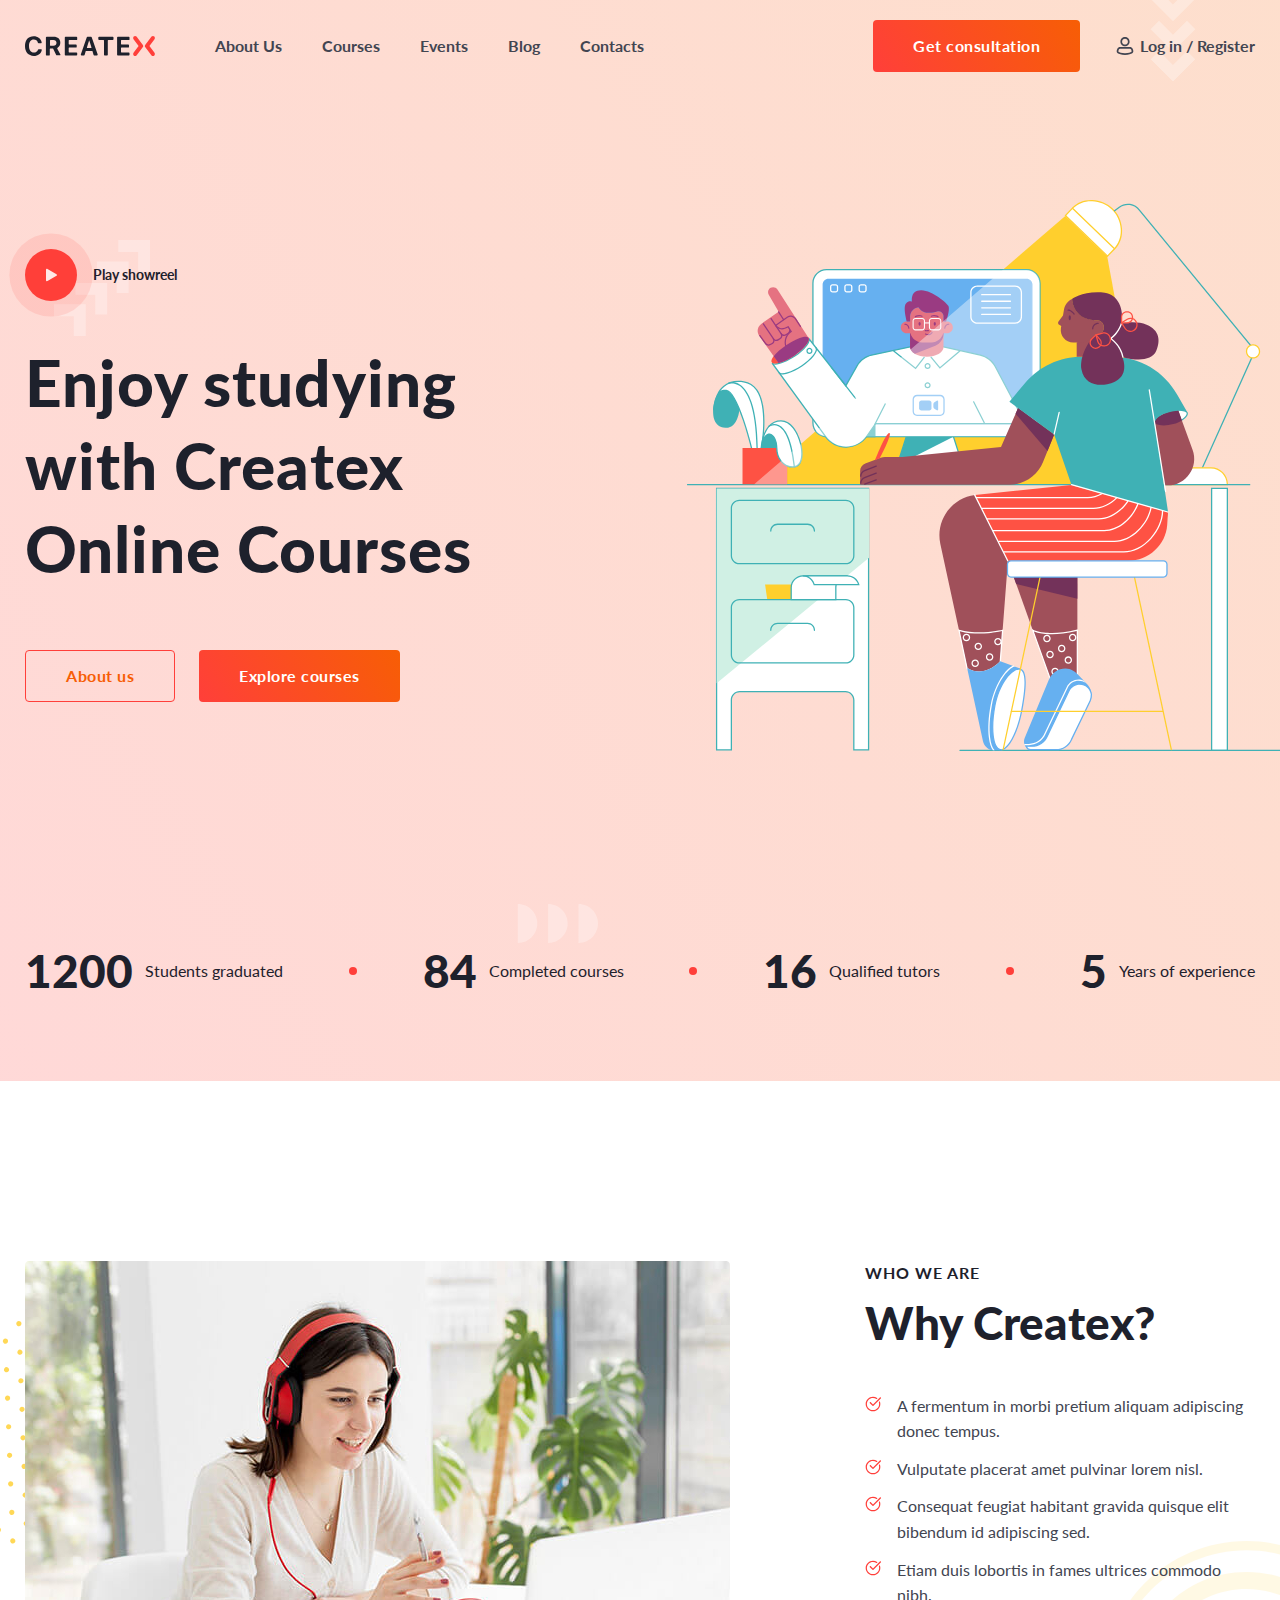
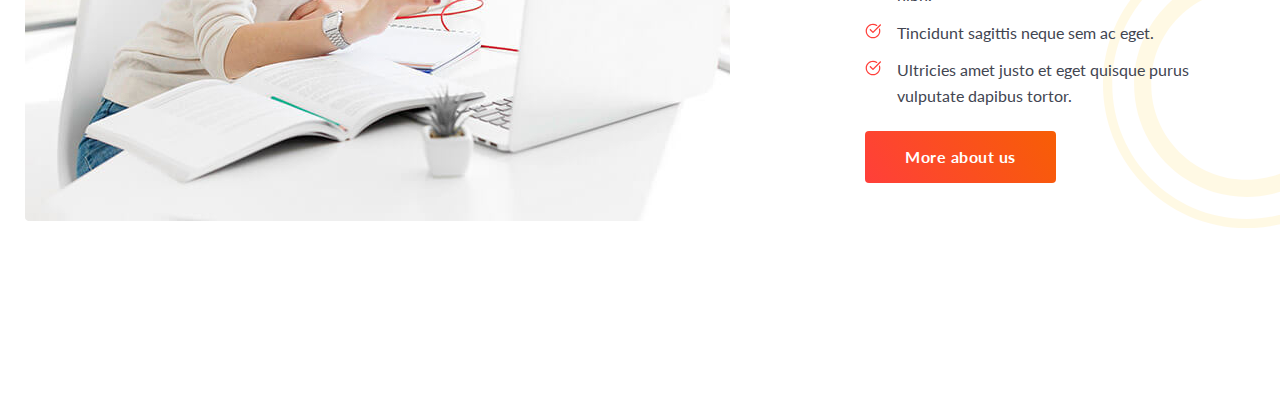
<file: index.html>
<!DOCTYPE html>
<html lang="en">

<head>
	<meta charset="UTF-8">
	<meta http-equiv="X-UA-Compatible" content="IE=edge">
	<meta name="viewport" content="width=device-width, initial-scale=1.0">
	<link rel="stylesheet" href="css/reset.css">
	<link rel="stylesheet" href="css/common.css">
	<link rel="stylesheet" href="css/style.css">

	<title>Lesson 15</title>
</head>

<body>
	<div class="wrapper">
		<header class="header">
			<div class="header__container">

				<a class="header__logo" href="">
					<img src="img/logo.svg" alt="logo">
				</a>
				<nav class="header__menu menu">
					<ul class="menu__list">
						<li class="menu__item">
							<a href="" class="menu__link">About Us</a>
						</li>
						<li class="menu__item">
							<a href="" class="menu__link">Courses</a>
						</li>
						<li class="menu__item">
							<a href="" class="menu__link">Events</a>
						</li>
						<li class="menu__item">
							<a href="" class="menu__link">Blog</a>
						</li>
						<li class="menu__item">
							<a href="" class="menu__link">Contacts</a>
						</li>

					</ul>
				</nav>

				<div class="header__actions actions-header">
					<a class="actions-header__button button" href=""> <span>Get consultation</span></a>
					<a class="actions-header__auth" href=""><span>Log in / Register</span> </a>
				</div>


			</div>
		</header>

		<main class="page">
			<section class="page__main main-block">
				<div class="main-block__container">
					<div class="main-block__body body-main">
						<div class="body-main__content">
							<a href="" class="body-main__play">Play showreel</a>
							<h1 class="body-main__title">Enjoy studying with Createx Online Courses</h1>
							<div class="body-main__actions">
								<a href="" class="body-main__button button button--border"><span>About us</span></a>
								<a href="" class="body-main__button button"><span>Explore courses</span></a>
							</div>
						</div>
						<div class="body-main__media">
							<img class="body-main__image" src="img/main/illustration.svg" alt="illustration">
						</div>
					</div>
					<div class="main-block__advantages advantages-main">
						<div class="advantages-main__item item-advantages">
							<div class="item-advantages__value">1200</div>
							<div class="item-advantages__text">Students graduated</div>
						</div>
						<div class="advantages-main__circle"></div>
						<div class="advantages-main__item item-advantages">
							<div class="item-advantages__value">84</div>
							<div class="item-advantages__text">Completed courses</div>
						</div>
						<div class="advantages-main__circle"></div>
						<div class="advantages-main__item item-advantages">
							<div class="item-advantages__value">16</div>
							<div class="item-advantages__text">Qualified tutors</div>
						</div>
						<div class="advantages-main__circle"></div>
						<div class="advantages-main__item item-advantages">
							<div class="item-advantages__value">5</div>
							<div class="item-advantages__text">Years of experience</div>
						</div>
					</div>
				</div>
				<div class="main-block__decor decor-main">
					<div class="decor-main__item decor-main__item--1"></div>
					<div class="decor-main__item decor-main__item--2"></div>
					<div class="decor-main__item decor-main__item--3"></div>
					<div class="decor-main__item decor-main__item--4"></div>
					<div class="decor-main__item decor-main__item--5"></div>
					<div class="decor-main__item decor-main__item--6"></div>
				</div>
			</section>

			<section class="page__article article-block">
				<div class="article-block__container">
					<div class="article-block__body body-article">
						<div class="body-article__media">
							<img class="body-article__image" src="img/main/why.jpg" alt="image">
						</div>
						<div class="body-article__content">
							<p class="body-article__subtitle">Who we are</p>
							<h2 class="body-article__title">Why Createx?</h2>
							<ul class="body-article__list list">
								<li class="list__item">A fermentum in morbi pretium aliquam adipiscing donec tempus.</li>
								<li class="list__item">Vulputate placerat amet pulvinar lorem nisl.</li>
								<li class="list__item">Consequat feugiat habitant gravida quisque elit bibendum id adipiscing sed.</li>
								<li class="list__item">Etiam duis lobortis in fames ultrices commodo nibh.</li>
								<li class="list__item">Tincidunt sagittis neque sem ac eget.</li>
								<li class="list__item">Ultricies amet justo et eget quisque purus vulputate dapibus tortor.</li>
							</ul>
							<div class="body-article__button button">
								<span>More about us</span>
							</div>

					</div>
					</div>
				</div>
				<div class="article-block__decor decor-article">
					<div class="decor-article__item decor-article__item--1"></div>
					<div class="decor-article__item decor-article__item--2"></div>
				</div>

			</section>


		</main>






		<footer class="footer"></footer>
	</div>






</body>

</html>
</file>
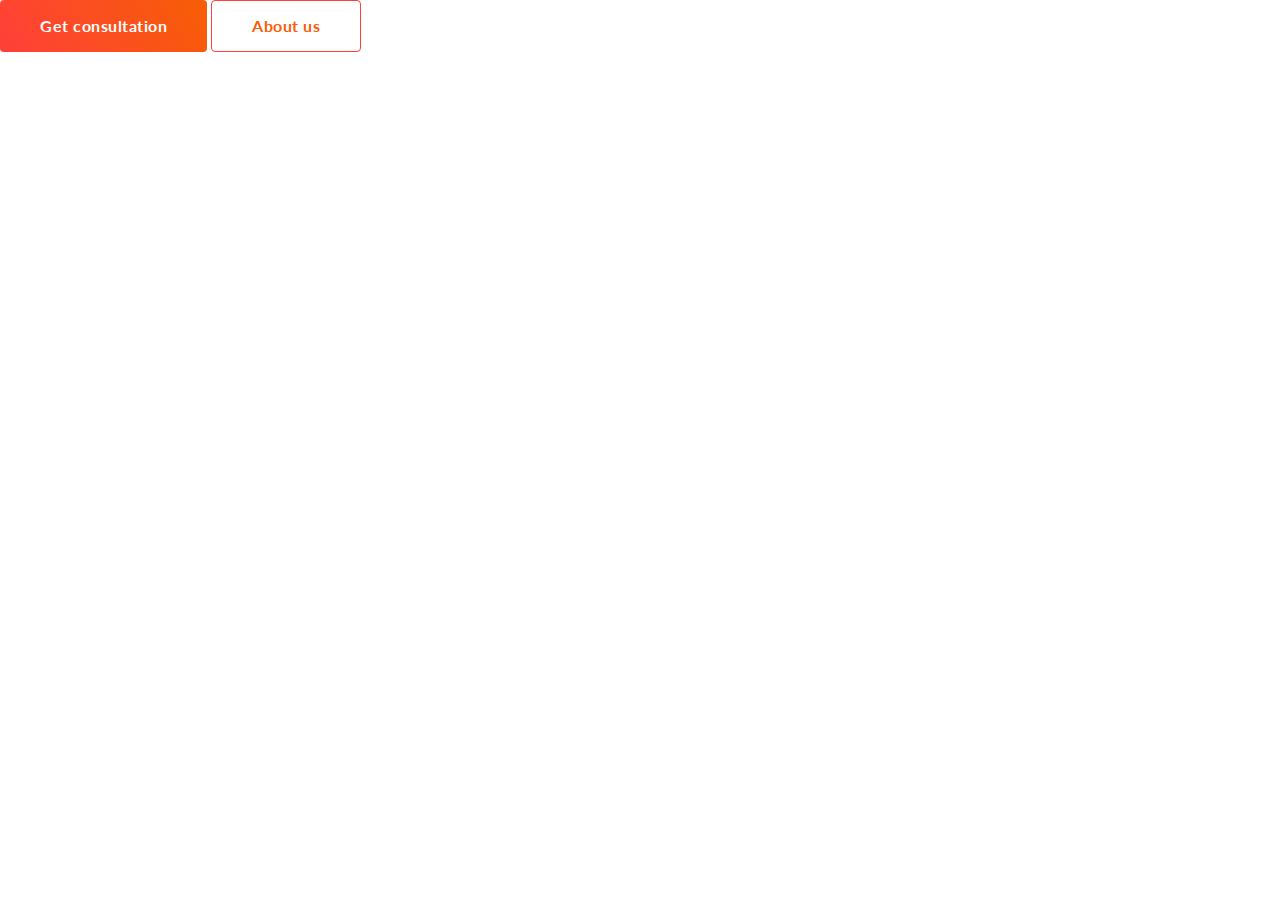
<file: _common.html>
<!DOCTYPE html>
<html lang="en">
<head>
	<meta charset="UTF-8">
	<meta http-equiv="X-UA-Compatible" content="IE=edge">
	<meta name="viewport" content="width=device-width, initial-scale=1.0">
	<link rel="stylesheet" href="css/reset.css">
	<link rel="stylesheet" href="css/common.css">
	<link rel="stylesheet" href="css/style.css">

	<title>Загальні об'єкти</title>
</head>

<body>
	<div class="wrapper">
		<header class="header"></header>

		<main class="page">
			<a class="button" href=""> <span>Get consultation</span></a>
			<a class="button button--border" href=""> <span>About us</span></a>
		
		</main>


		<footer class="footer"></footer>
	</div>


</body>

</html>
</file>
<file: css/common.css>
.button {
	background: linear-gradient(55.95deg, #FF3F3A 0%, #F75E05 100%);
	border-radius: 4px;
	font-weight: 700;
	letter-spacing: 0.5px;
	line-height: 1.25;
	padding: 16px 40px;
	display: inline-block;
	color: #fff;
	position: relative;
	
}

.button span {
	position: relative;
	z-index: 2;
}
.button::before{
	content: "";
	position: absolute;
	width: 100%;
	height: 100%;
	top: 0;
	left: 0;
	transition: opacity 0.3s ease 0s;
	opacity: 0;
	border-radius: 4px;
	background: linear-gradient(55.95deg, #ca3530 0%, #c94d05 100%);
	}
.button:hover::before {
	opacity: 1;
}
.button--border{
	background: transparent;
	border: 1px solid #FF3F3A ;
	padding: 15px 40px;
	color: #F75E05;
}
.button--border:hover{	
	color: #fff;
	border: 1px solid #FF3F3A;
	background-color: #FF3F3A;
}
</file>
<file: css/style.css>
@import url("https://fonts.googleapis.com/css?family=Lato:regular,700,900&display=swap");

body {
	font-family: "Lato";
	color: #424551;

}

/*=================================*/
.wrapper {
	overflow: hidden;
	position: relative;
	min-height: 100%;
	display: flex;
	flex-direction: column;
}

.wrapper>main {
	flex-grow: 1;
}

/*=================================*/
[class*="__container"] {
	max-width: 1260px;
	margin: 0 auto;
	padding-left: 15px;
	padding-right: 15px;
}

/*=================================*/
.header {
	position: absolute;
	top: 0;
	left: 0;
	width: 100%;
	padding: 20px 0px;
	z-index: 50;

}

.header__container {
	display: flex;
	align-items: center;
	gap: 60px;

}

.header__logo {}


.header__menu {
	flex-grow: 1;
}

.header__actions {}

.menu {}

.menu__list {
	display: flex;
	flex-wrap: wrap;
	column-gap: 40px;
	row-gap: 10px;
}

.menu__item {}

.menu__link {
	font-weight: 700;
}

.menu__link:hover {
	text-shadow: 1px 1px 8px #FF3F3A;
	text-decoration: underline;

}

.actions-header {
	display: flex;
	align-items: center;
	gap: 36px;
	flex-shrink: 0;
	flex-wrap: wrap;
}

.actions-header__button {}

.actions-header__auth {
	background: url('/img/icons/user.svg') left no-repeat;
	font-weight: 700;
	padding-left: 24px;
	line-height: 1.25;
}

.actions-header__auth:hover span {
	text-shadow: 1px 1px 8px #FF3F3A;
	text-decoration: underline;
}

/*=================================*/

.page {}

.page__main {}

.main-block {
	padding: 200px 0px 80px 0px;
	background: linear-gradient(55.95deg, rgba(255, 64, 58, 0.2) 0%, rgba(247, 94, 5, 0.2) 100%);

}

.main-block__container {
	position: relative;
	z-index: 2;
}

.main-block__body {
	margin-bottom: 190px;
}

.main-block__advantages {}

.main-block__decor {}

.body-main {
	display: flex;
}

.body-main__content {
	flex: 0 1 50%;
	padding-right: 40px;
	align-self: center;


}

.body-main__play {
	font-size: 14px;
	font-weight: 700;
	display: inline-flex;
	align-items: center;
	gap: 16px;
	position: relative;
	color: #1E212C;

}

.body-main__play:not(:last-child) {
	margin-bottom: 40px;

}

@keyframes play-circle {
	0% {

		transform: scale(1.6);
	}

	50% {
		opacity: 0.07;
	}

	100% {

		transform: scale(1.8);
	}
}

.body-main__play::before {
	content: "";
	width: 52px;
	height: 52px;
	flex: 0 0 52px;
	border-radius: 50%;
	background: #FF3F3A url('../img/icons/play.svg') center no-repeat;
	transition: background-color 0.3s ease 0s;
}

.body-main__play:hover::before {
	background-color: #da3631;
}

.body-main__play::after {
	content: "";
	width: 52px;
	height: 52px;
	position: absolute;
	left: 0;
	top: 0;
	border-radius: 50%;
	background: #FF3F3A;
	opacity: 0.12;
	transform: scale(1.6);
	animation: play-circle 0.5s infinite ease alternate;

}

.body-main__play:hover::after {
	animation-play-state: paused;

}


.body-main__title {
	line-height: 130%;
	font-size: 64px;
	font-weight: 900;
	letter-spacing: 1px;
	color: #1E212C;
}

.body-main__title:not(:last-child) {
	margin-bottom: 60px;
}

.body-main__actions {
	display: flex;
	align-items: center;
	gap: 24px;
}

.body-main__button {}

.body-main__media {
	flex: 0 1 50%;
}

.body-main__image {
	max-width: 107.8%;
	transform: translate(7.8%, 0px);
}


.advantages-main {
	display: flex;
	justify-content: space-between;
	gap: 20px;
	align-items: center;

}

.advantages-main__item {}

.item-advantages {
	display: flex;
	align-items: center;
	gap: 12px;
	color: #1E212C;
}

.item-advantages__value {
	font-weight: 900;
	font-size: 46px;
	line-height: 130%;
}

.item-advantages__text {
	font-weight: 400;
	font-size: 16px;
	line-height: 1.5;
}

.advantages-main__circle {
	flex: 0 0 8px;
	height: 8px;
	border-radius: 50%;
	background: #FF3F3A;
}

/*=================================*/
.decor-main {
	position: absolute;
	top: 0;
	left: 0;
	width: 100%;
	height: 100%;

}

.decor-main__item {
	position: absolute;
}

.decor-main__item--1 {
	background: url('../img/main/decor/decor_1.svg') 0 0 no-repeat;
	width: 96px;
	height: 96px;
	top: 12%;
	left: 4.2%;

}

.decor-main__item--2 {
	background: url('../img/main/decor/decor_2.svg') 0 0 no-repeat;
	width: 284px;
	height: 284px;
	bottom: -9.2%;
	left: -5.5%;

}

.decor-main__item--3 {
	background: url('../img/main/decor/decor_3.svg') 0 0 no-repeat;
	width: 88px;
	height: 47px;
	top: 45%;
	left: 40%;
}

.decor-main__item--4 {
	background: url('../img/main/decor/decor_4.svg') 0 0 no-repeat;
	width: 61px;
	height: 61px;
	bottom: 24%;
	left: 38%;
}

.decor-main__item--5 {
	background: url('../img/main/decor/decor_1.svg') 0 0 no-repeat;
	width: 96px;
	height: 96px;
	top: -1.7%;
	right: 4.6%;
	transform: rotate(135deg);

}

.decor-main__item--6 {
	background: url('../img/main/decor/decor_5.svg') 0 0 no-repeat;
	width: 187px;
	height: 137px;
	bottom: 18%;
	right: -1.5%;
	opacity: 0.8;
}

/*=================================*/
/*=================================*/
/*=================================*/


.article-block {
	position: relative;
	padding: 180px 0;
}

.article-block__container {
	display: flex;
}

.body-article {
	display: flex;
	gap: 135px;
	z-index: 2;
}

.body-article__media {
	border-radius: 4px;
	flex-shrink: 0;
	max-width: 705px;
}

.body-article__image {
	max-width: 100%;
}

.body-article__content {}

.body-article__subtitle {
	font-weight: 700;
	color: #1E212C;
	letter-spacing: 1px;
	line-height: 1.5;
	text-transform: uppercase;

}

.body-article__subtitle:not(:last-child) {
	margin-bottom: 8px;
}

.body-article__title {
	font-weight: 900;
	color: #1E212C;
	font-size: 46px;
	line-height: 1.3;

}

.body-article__title:not(:last-child) {
	margin-bottom: 40px;
}

.body-article__list {}

.body-article__list:not(:last-child) {
	margin-bottom: 22px;
}

.list {}

.list__item {
	padding-left: 32px;
	position: relative;
	line-height: 160%;
}

.list__item::before {
	content: '';
	display: inline-block;
	flex: 0 0 16px;
	width: 16px;
	height: 16px;
	margin-right: 16px;
	margin-left: -32px;
	line-height: 1.6;
	background: url("../img/icons/vector.svg");

}

.list__item:hover:nth-of-type(odd)::before {
	transition: all 0.6s ease 0s;
	transform: rotate(-360deg);
}

.list__item:nth-of-type(even):hover::before {
	transition: all 0.5s ease 0s;
	transform: scale(1.5);
}

.list__item:not(:last-child) {
	margin-bottom: 12px;
}

.body-article__button {}

/*=================================*/
.decor-article {
	position: absolute;
	top: 0;
	left: 0;
	width: 100%;
	height: 100%;
}

.decor-article__item {
	position: absolute;
}

.decor-article__item--1 {
	background: url("../img/main/decor/decor_6.svg") 0 0 no-repeat;
	width: 221px;
	height: 232px;
	top: 26%;
	left: -7.2%;
	opacity: 0.8;
}

.decor-article__item--2 {
	background: url("../img/main/decor/decor_7.svg") 0 0 no-repeat;
	width: 287px;
	height: 287px;
	right: -8.6%;
	top: 50%;
	opacity: 0.12;
}

/*=================================*/
.footer {}
</file>
